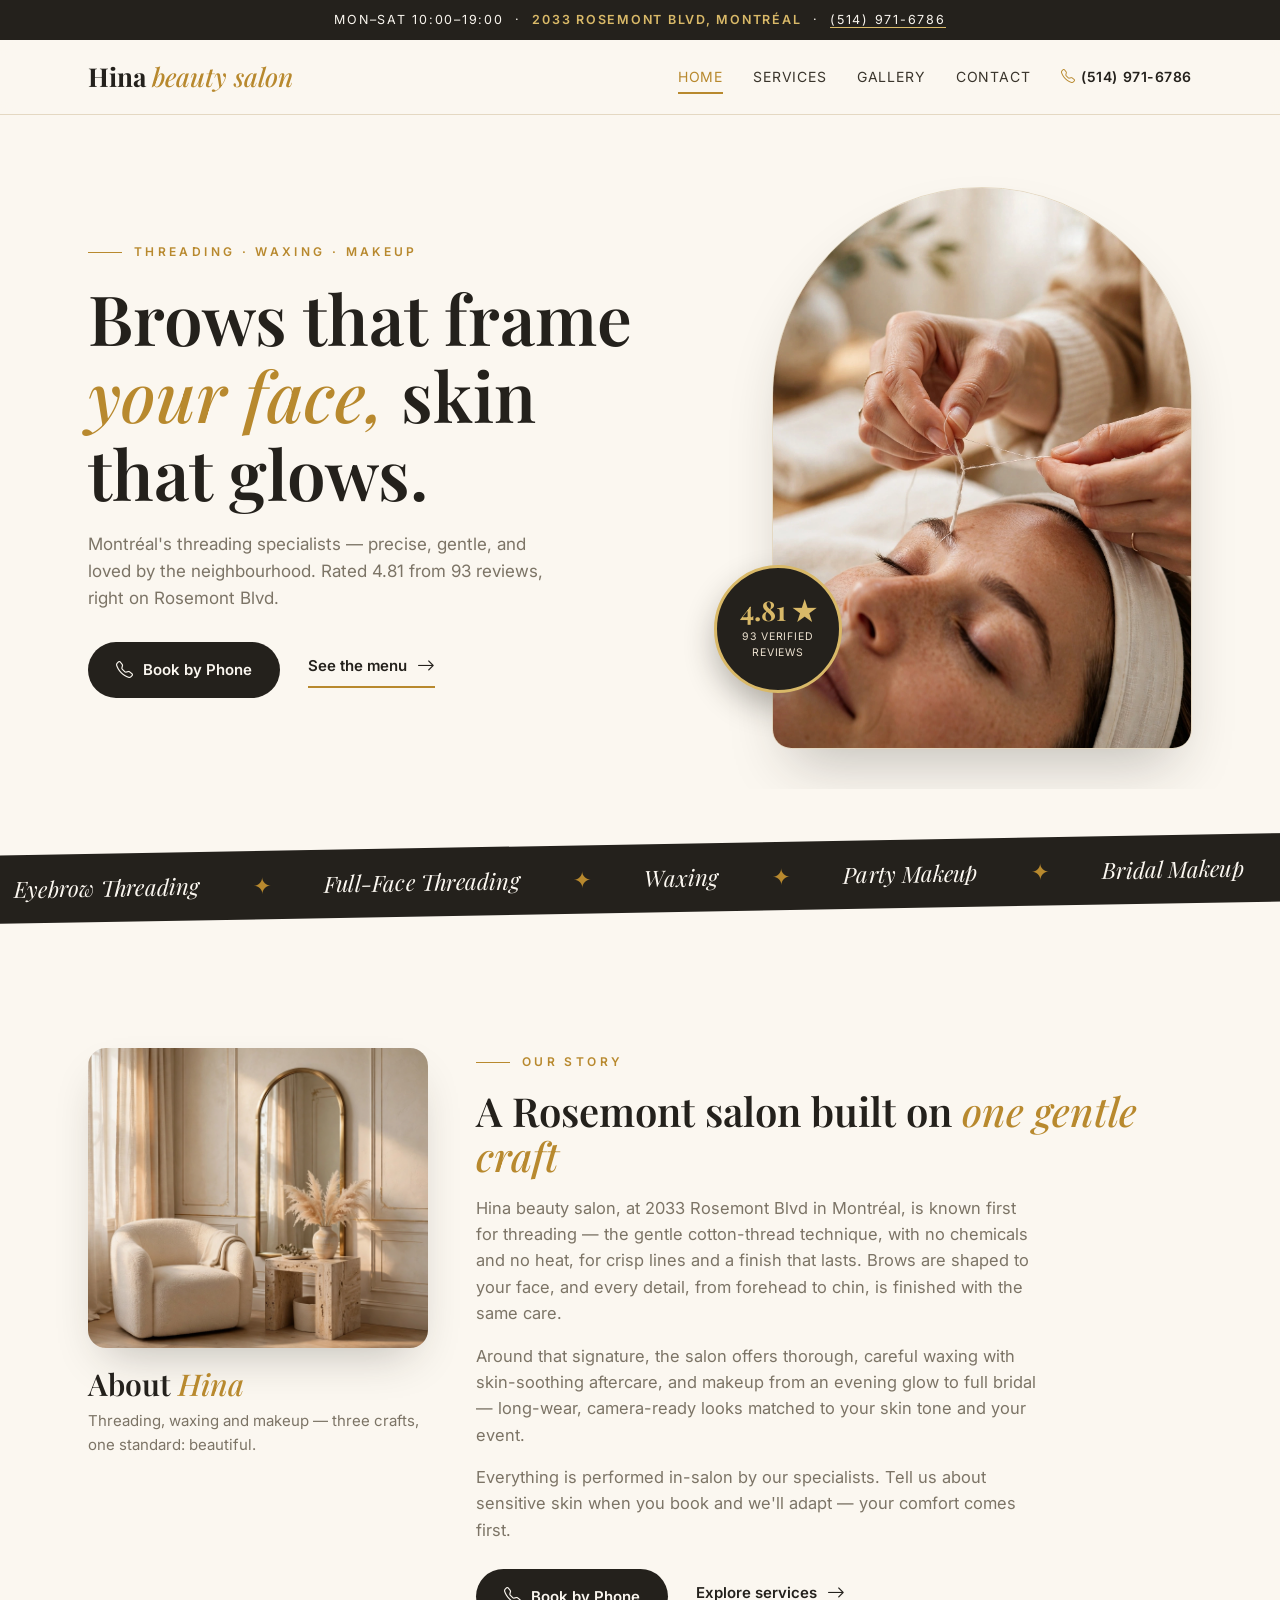
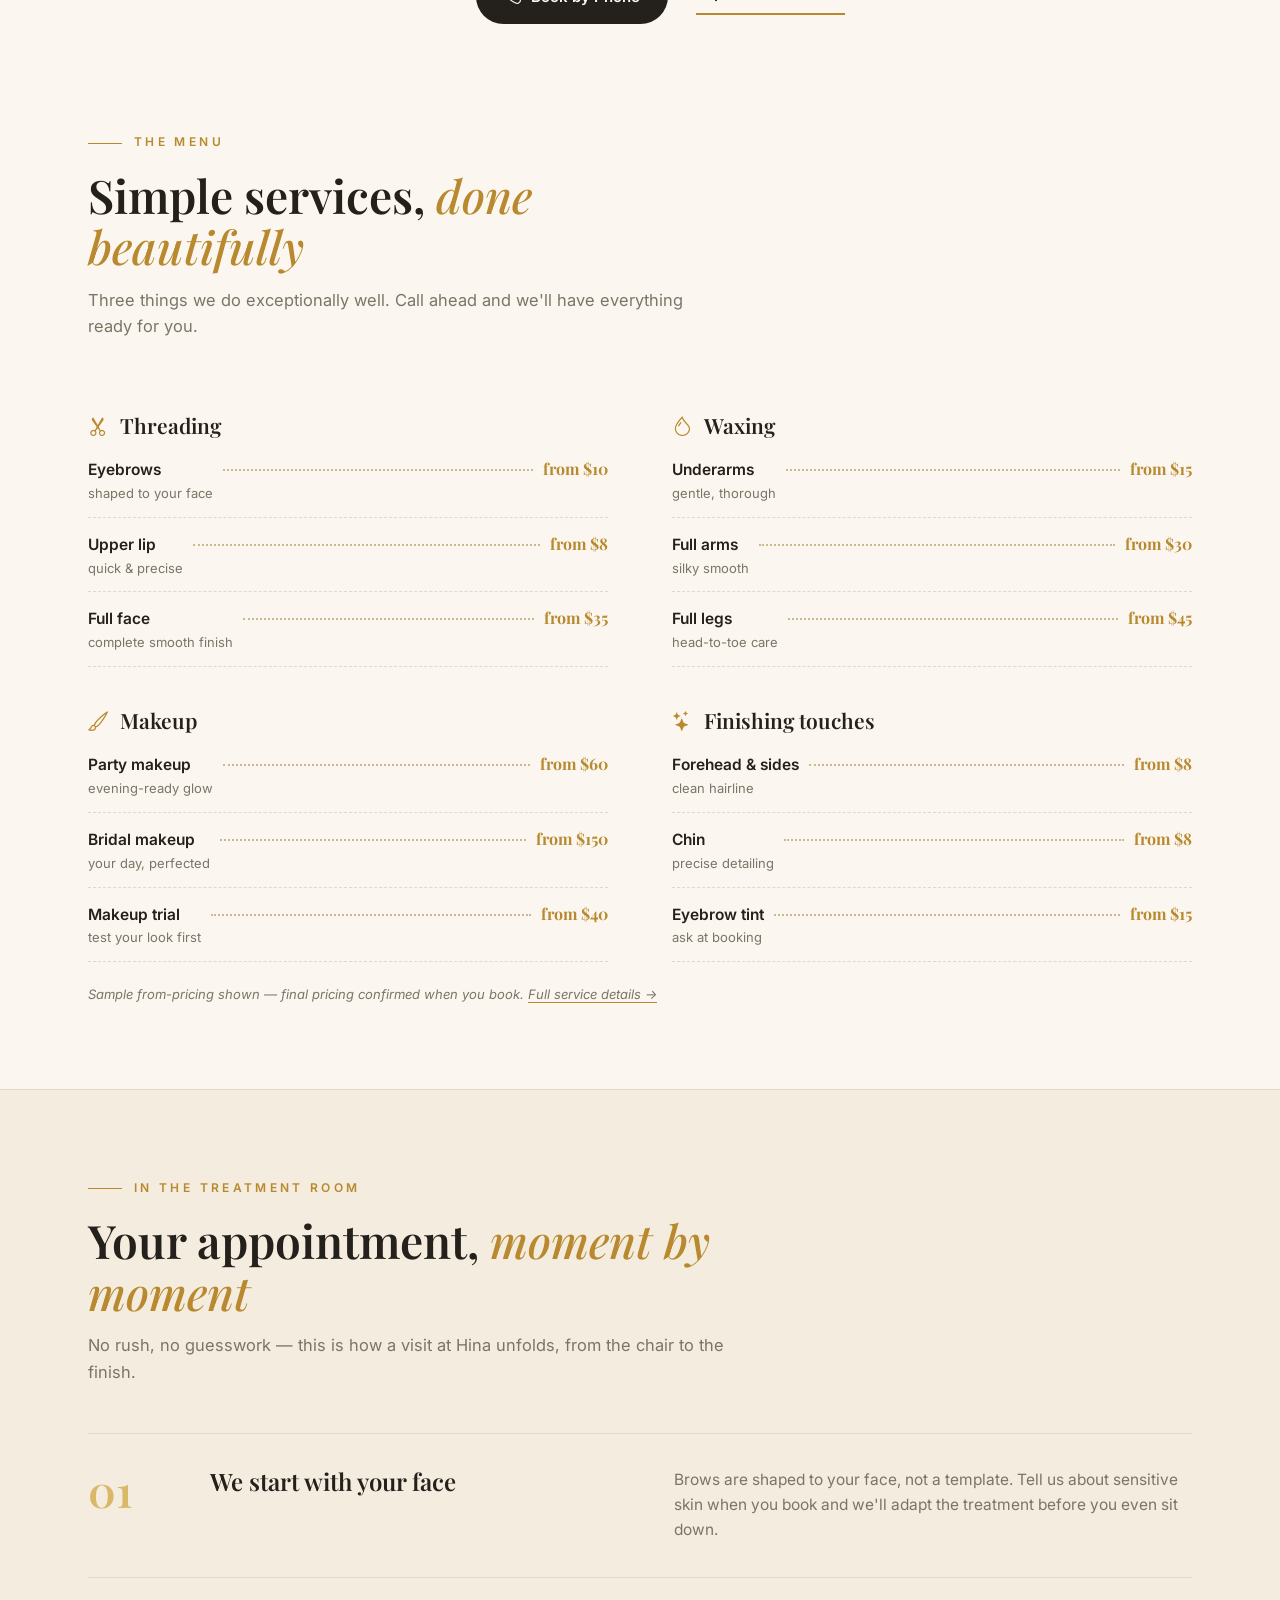
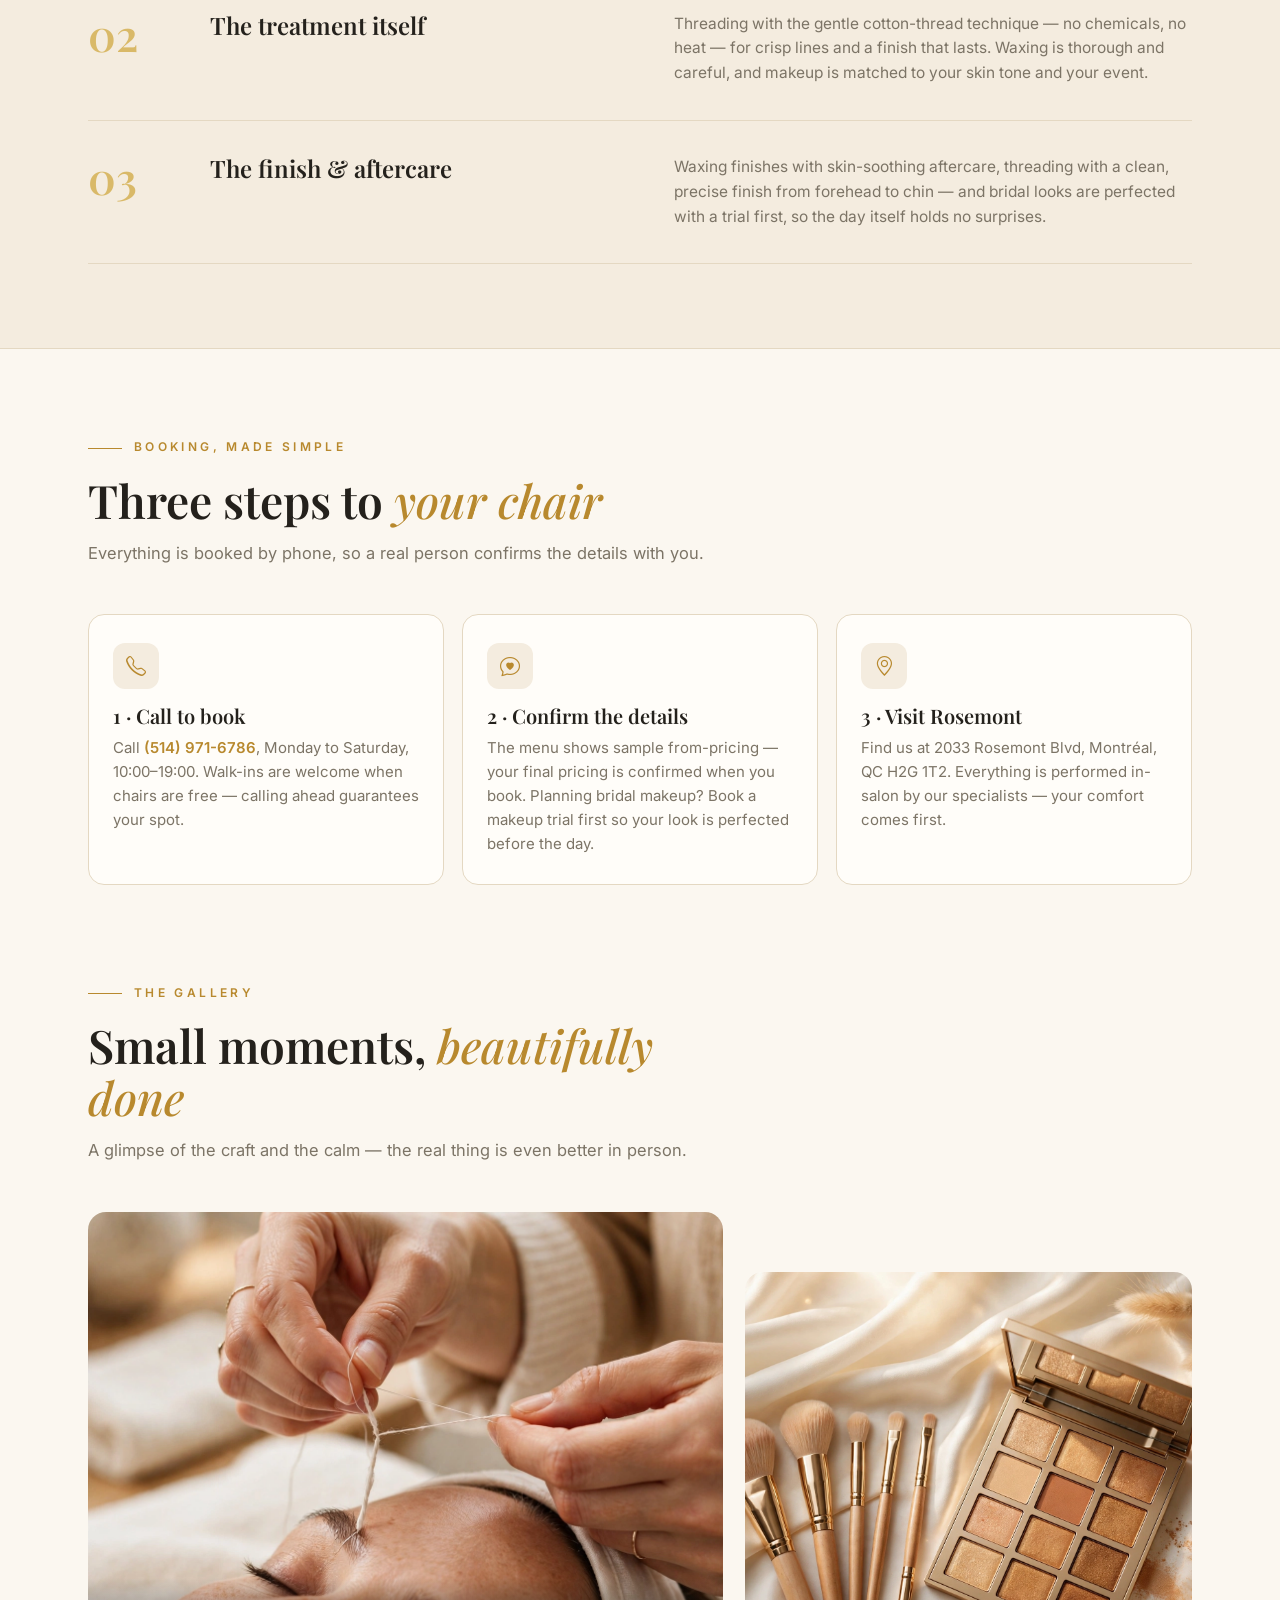
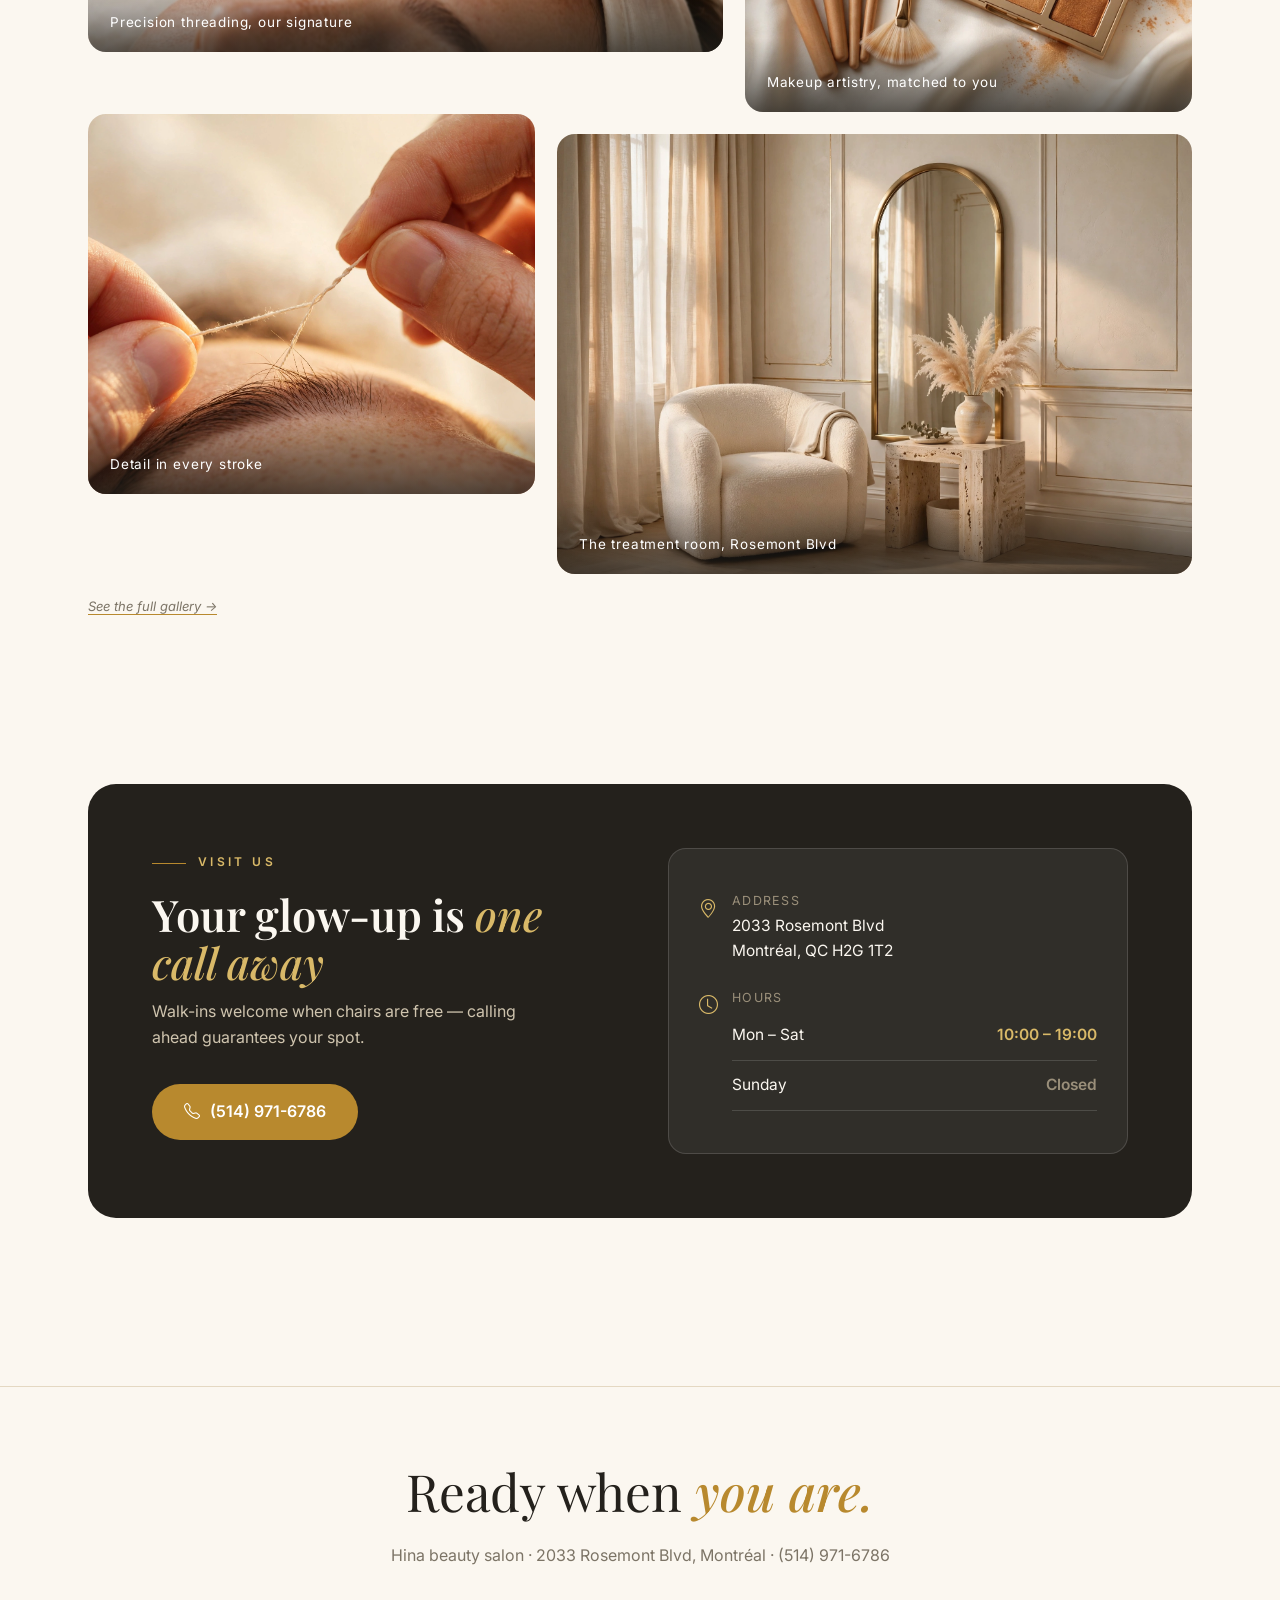
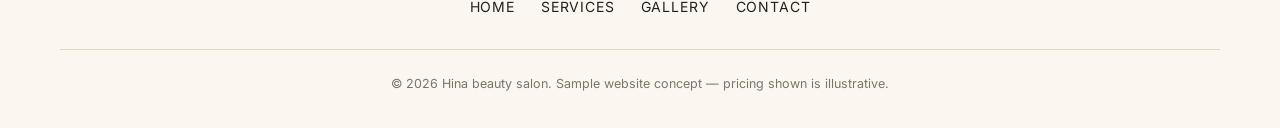
<file: index.html>
<!DOCTYPE html>
<html lang="en">
<head>
<meta charset="UTF-8">
<meta name="viewport" content="width=device-width, initial-scale=1.0">
<title>Hina Beauty Salon — Threading, Waxing & Makeup in Montréal</title>
<meta name="description" content="Hina beauty salon in Montréal — expert threading, waxing and makeup. Rated 4.81 from 93 reviews. Call (514) 971-6786 to book.">
<link rel="preconnect" href="https://fonts.googleapis.com">
<link rel="preconnect" href="https://fonts.gstatic.com" crossorigin>
<link href="https://fonts.googleapis.com/css2?family=Playfair+Display:ital,wght@0,500;0,600;0,700;1,500;1,600&family=Inter:wght@400;500;600;700&display=swap" rel="stylesheet">
<link rel="stylesheet" href="https://cdn.jsdelivr.net/npm/bootstrap-icons@1.11.3/font/bootstrap-icons.min.css">
<link rel="stylesheet" href="styles.css">
</head>
<body>

<div class="announce">Mon–Sat 10:00–19:00 &nbsp;·&nbsp; <b>2033 Rosemont Blvd, Montréal</b> &nbsp;·&nbsp; <a href="tel:+15149716786">(514) 971-6786</a></div>

<header class="site">
  <div class="wrap nav">
    <a class="brand" href="index.html">Hina <em>beauty salon</em></a>
    <nav class="nav-links">
      <a class="active" href="index.html">Home</a>
      <a href="services.html">Services</a>
      <a href="gallery.html">Gallery</a>
      <a href="contact.html">Contact</a>
      <a class="nav-phone" href="tel:+15149716786"><i class="bi bi-telephone"></i><span>(514) 971-6786</span></a>
    </nav>
    <button class="nav-toggle" aria-label="Open menu" aria-expanded="false"><i class="bi bi-list"></i></button>
  </div>
</header>

<section class="hero">
  <div class="wrap hero-grid">
    <div>
      <span class="kicker">Threading · Waxing · Makeup</span>
      <h1>Brows that frame <em>your face,</em> skin that glows.</h1>
      <p class="lede">Montréal's threading specialists — precise, gentle, and loved by the neighbourhood. Rated 4.81 from 93 reviews, right on Rosemont Blvd.</p>
      <div class="hero-links">
        <a class="btn-solid" href="tel:+15149716786"><i class="bi bi-telephone"></i>Book by Phone</a>
        <a class="btn-line" href="services.html">See the menu <i class="bi bi-arrow-right"></i></a>
      </div>
    </div>
    <div class="arch-wrap">
      <div class="arch"><img src="images/hero.webp" alt="Precise eyebrow threading treatment at Hina beauty salon"></div>
      <div class="seal"><span class="n">4.81 ★</span><span class="t">93 verified<br>reviews</span></div>
    </div>
  </div>
</section>

<div class="ribbon" aria-hidden="true">
  <div class="ribbon-track">
    <span>Eyebrow Threading</span><span class="dot">✦</span><span>Full-Face Threading</span><span class="dot">✦</span><span>Waxing</span><span class="dot">✦</span><span>Party Makeup</span><span class="dot">✦</span><span>Bridal Makeup</span><span class="dot">✦</span>
    <span>Eyebrow Threading</span><span class="dot">✦</span><span>Full-Face Threading</span><span class="dot">✦</span><span>Waxing</span><span class="dot">✦</span><span>Party Makeup</span><span class="dot">✦</span><span>Bridal Makeup</span><span class="dot">✦</span>
  </div>
</div>

<section class="sec" style="padding-bottom:20px">
  <div class="wrap">
    <div class="cat rv" style="border-bottom:none;padding-bottom:0">
      <div class="cat-side">
        <div class="ph"><img src="images/interior.webp" alt="The calm treatment room at Hina beauty salon on Rosemont Blvd"></div>
        <h2>About <em>Hina</em></h2>
        <p>Threading, waxing and makeup — three crafts, one standard: beautiful.</p>
      </div>
      <div>
        <span class="kicker">Our Story</span>
        <h2 style="font-size:clamp(28px,3.2vw,40px);margin-bottom:16px">A Rosemont salon built on <em style="font-style:italic;color:var(--gold);font-weight:500">one gentle craft</em></h2>
        <p style="color:var(--muted);font-size:16.5px;margin-bottom:16px;max-width:56ch">Hina beauty salon, at 2033 Rosemont Blvd in Montréal, is known first for threading — the gentle cotton-thread technique, with no chemicals and no heat, for crisp lines and a finish that lasts. Brows are shaped to your face, and every detail, from forehead to chin, is finished with the same care.</p>
        <p style="color:var(--muted);font-size:16.5px;margin-bottom:16px;max-width:56ch">Around that signature, the salon offers thorough, careful waxing with skin-soothing aftercare, and makeup from an evening glow to full bridal — long-wear, camera-ready looks matched to your skin tone and your event.</p>
        <p style="color:var(--muted);font-size:16.5px;max-width:56ch">Everything is performed in-salon by our specialists. Tell us about sensitive skin when you book and we'll adapt — your comfort comes first.</p>
        <div class="hero-links" style="margin-top:26px">
          <a class="btn-solid" href="tel:+15149716786"><i class="bi bi-telephone"></i>Book by Phone</a>
          <a class="btn-line" href="services.html">Explore services <i class="bi bi-arrow-right"></i></a>
        </div>
      </div>
    </div>
  </div>
</section>

<section class="sec">
  <div class="wrap">
    <div class="sec-head rv">
      <span class="kicker">The Menu</span>
      <h2>Simple services, <em>done beautifully</em></h2>
      <p>Three things we do exceptionally well. Call ahead and we'll have everything ready for you.</p>
    </div>
    <div class="menu-cols rv">
      <div class="menu-group">
        <h3><i class="bi bi-scissors"></i>Threading</h3>
        <div class="menu-item"><div class="nm">Eyebrows<small>shaped to your face</small></div><div class="dots"></div><div class="pr">from $10</div></div>
        <div class="menu-item"><div class="nm">Upper lip<small>quick &amp; precise</small></div><div class="dots"></div><div class="pr">from $8</div></div>
        <div class="menu-item"><div class="nm">Full face<small>complete smooth finish</small></div><div class="dots"></div><div class="pr">from $35</div></div>
      </div>
      <div class="menu-group">
        <h3><i class="bi bi-droplet"></i>Waxing</h3>
        <div class="menu-item"><div class="nm">Underarms<small>gentle, thorough</small></div><div class="dots"></div><div class="pr">from $15</div></div>
        <div class="menu-item"><div class="nm">Full arms<small>silky smooth</small></div><div class="dots"></div><div class="pr">from $30</div></div>
        <div class="menu-item"><div class="nm">Full legs<small>head-to-toe care</small></div><div class="dots"></div><div class="pr">from $45</div></div>
      </div>
      <div class="menu-group">
        <h3><i class="bi bi-brush"></i>Makeup</h3>
        <div class="menu-item"><div class="nm">Party makeup<small>evening-ready glow</small></div><div class="dots"></div><div class="pr">from $60</div></div>
        <div class="menu-item"><div class="nm">Bridal makeup<small>your day, perfected</small></div><div class="dots"></div><div class="pr">from $150</div></div>
        <div class="menu-item"><div class="nm">Makeup trial<small>test your look first</small></div><div class="dots"></div><div class="pr">from $40</div></div>
      </div>
      <div class="menu-group">
        <h3><i class="bi bi-stars"></i>Finishing touches</h3>
        <div class="menu-item"><div class="nm">Forehead &amp; sides<small>clean hairline</small></div><div class="dots"></div><div class="pr">from $8</div></div>
        <div class="menu-item"><div class="nm">Chin<small>precise detailing</small></div><div class="dots"></div><div class="pr">from $8</div></div>
        <div class="menu-item"><div class="nm">Eyebrow tint<small>ask at booking</small></div><div class="dots"></div><div class="pr">from $15</div></div>
      </div>
    </div>
    <p class="sample-note rv">Sample from-pricing shown — final pricing confirmed when you book. <a href="services.html" style="border-bottom:1px solid var(--gold)">Full service details →</a></p>
  </div>
</section>

<section class="sec" style="background:var(--cream);border-top:1px solid var(--line);border-bottom:1px solid var(--line)">
  <div class="wrap">
    <div class="sec-head rv">
      <span class="kicker">In the Treatment Room</span>
      <h2>Your appointment, <em>moment by moment</em></h2>
      <p>No rush, no guesswork — this is how a visit at Hina unfolds, from the chair to the finish.</p>
    </div>
    <div class="steps rv">
      <div class="step">
        <div class="num">01</div>
        <h3>We start with your face</h3>
        <p>Brows are shaped to your face, not a template. Tell us about sensitive skin when you book and we'll adapt the treatment before you even sit down.</p>
      </div>
      <div class="step">
        <div class="num">02</div>
        <h3>The treatment itself</h3>
        <p>Threading with the gentle cotton-thread technique — no chemicals, no heat — for crisp lines and a finish that lasts. Waxing is thorough and careful, and makeup is matched to your skin tone and your event.</p>
      </div>
      <div class="step">
        <div class="num">03</div>
        <h3>The finish &amp; aftercare</h3>
        <p>Waxing finishes with skin-soothing aftercare, threading with a clean, precise finish from forehead to chin — and bridal looks are perfected with a trial first, so the day itself holds no surprises.</p>
      </div>
    </div>
  </div>
</section>

<section class="sec" style="padding-bottom:10px">
  <div class="wrap">
    <div class="sec-head rv">
      <span class="kicker">Booking, Made Simple</span>
      <h2>Three steps to <em>your chair</em></h2>
      <p>Everything is booked by phone, so a real person confirms the details with you.</p>
    </div>
    <div class="book-flow rv">
      <div class="book-step">
        <i class="bi bi-telephone"></i>
        <h3>1 · Call to book</h3>
        <p>Call <a href="tel:+15149716786">(514) 971-6786</a>, Monday to Saturday, 10:00–19:00. Walk-ins are welcome when chairs are free — calling ahead guarantees your spot.</p>
      </div>
      <div class="book-step">
        <i class="bi bi-chat-heart"></i>
        <h3>2 · Confirm the details</h3>
        <p>The menu shows sample from-pricing — your final pricing is confirmed when you book. Planning bridal makeup? Book a makeup trial first so your look is perfected before the day.</p>
      </div>
      <div class="book-step">
        <i class="bi bi-geo-alt"></i>
        <h3>3 · Visit Rosemont</h3>
        <p>Find us at 2033 Rosemont Blvd, Montréal, QC H2G 1T2. Everything is performed in-salon by our specialists — your comfort comes first.</p>
      </div>
    </div>
  </div>
</section>

<section class="sec">
  <div class="wrap">
    <div class="sec-head rv">
      <span class="kicker">The Gallery</span>
      <h2>Small moments, <em>beautifully done</em></h2>
      <p>A glimpse of the craft and the calm — the real thing is even better in person.</p>
    </div>
    <div class="g-grid rv">
      <figure class="g1"><img src="images/hero.webp" alt="Eyebrow threading treatment in progress"><figcaption>Precision threading, our signature</figcaption></figure>
      <figure class="g2"><img src="images/makeup.webp" alt="Professional makeup artistry still life"><figcaption>Makeup artistry, matched to you</figcaption></figure>
      <figure class="g3"><img src="images/threading.webp" alt="Close-up of threading technique"><figcaption>Detail in every stroke</figcaption></figure>
      <figure class="g4"><img src="images/interior.webp" alt="Calm treatment room"><figcaption>The treatment room, Rosemont Blvd</figcaption></figure>
    </div>
    <p class="sample-note rv"><a href="gallery.html" style="border-bottom:1px solid var(--gold)">See the full gallery →</a></p>
  </div>
</section>

<section class="sec">
  <div class="wrap">
    <div class="visit rv">
      <div class="visit-grid">
        <div>
          <span class="kicker" style="color:var(--gold-soft)">Visit Us</span>
          <h2>Your glow-up is <em>one call away</em></h2>
          <p>Walk-ins welcome when chairs are free — calling ahead guarantees your spot.</p>
          <a class="btn-gold" href="tel:+15149716786"><i class="bi bi-telephone"></i>(514) 971-6786</a>
        </div>
        <div class="addr-card">
          <div class="row"><i class="bi bi-geo-alt"></i><div><small>Address</small>2033 Rosemont Blvd<br>Montréal, QC H2G 1T2</div></div>
          <div class="row"><i class="bi bi-clock"></i><div style="flex:1"><small>Hours</small>
            <table class="hours">
              <tr><td>Mon – Sat</td><td>10:00 – 19:00</td></tr>
              <tr class="closed"><td>Sunday</td><td>Closed</td></tr>
            </table>
          </div></div>
        </div>
      </div>
    </div>
  </div>
</section>

<footer class="site">
  <div class="wrap">
    <div class="big">Ready when <em>you are.</em></div>
    <p class="fsub">Hina beauty salon · 2033 Rosemont Blvd, Montréal · (514) 971-6786</p>
    <div class="f-links">
      <a href="index.html">Home</a><a href="services.html">Services</a><a href="gallery.html">Gallery</a><a href="contact.html">Contact</a>
    </div>
  </div>
  <div class="f-fine">© 2026 Hina beauty salon. Sample website concept — pricing shown is illustrative.</div>
</footer>

<script>
const io=new IntersectionObserver(es=>es.forEach(e=>{if(e.isIntersecting){e.target.classList.add('in');io.unobserve(e.target)}}),{threshold:.12});
document.querySelectorAll('.rv').forEach(el=>io.observe(el));
</script>
<script>
var _nt=document.querySelector('.nav-toggle'),_nn=document.querySelector('.nav-links');
_nt.addEventListener('click',function(){
  var open=_nn.classList.toggle('open');
  _nt.setAttribute('aria-expanded',open?'true':'false');
  _nt.setAttribute('aria-label',open?'Close menu':'Open menu');
  _nt.querySelector('i').className='bi '+(open?'bi-x':'bi-list');
});
_nn.querySelectorAll('a').forEach(function(a){a.addEventListener('click',function(){
  _nn.classList.remove('open');_nt.setAttribute('aria-expanded','false');
  _nt.setAttribute('aria-label','Open menu');_nt.querySelector('i').className='bi bi-list';
});});
</script>
</body>
</html>
</file>
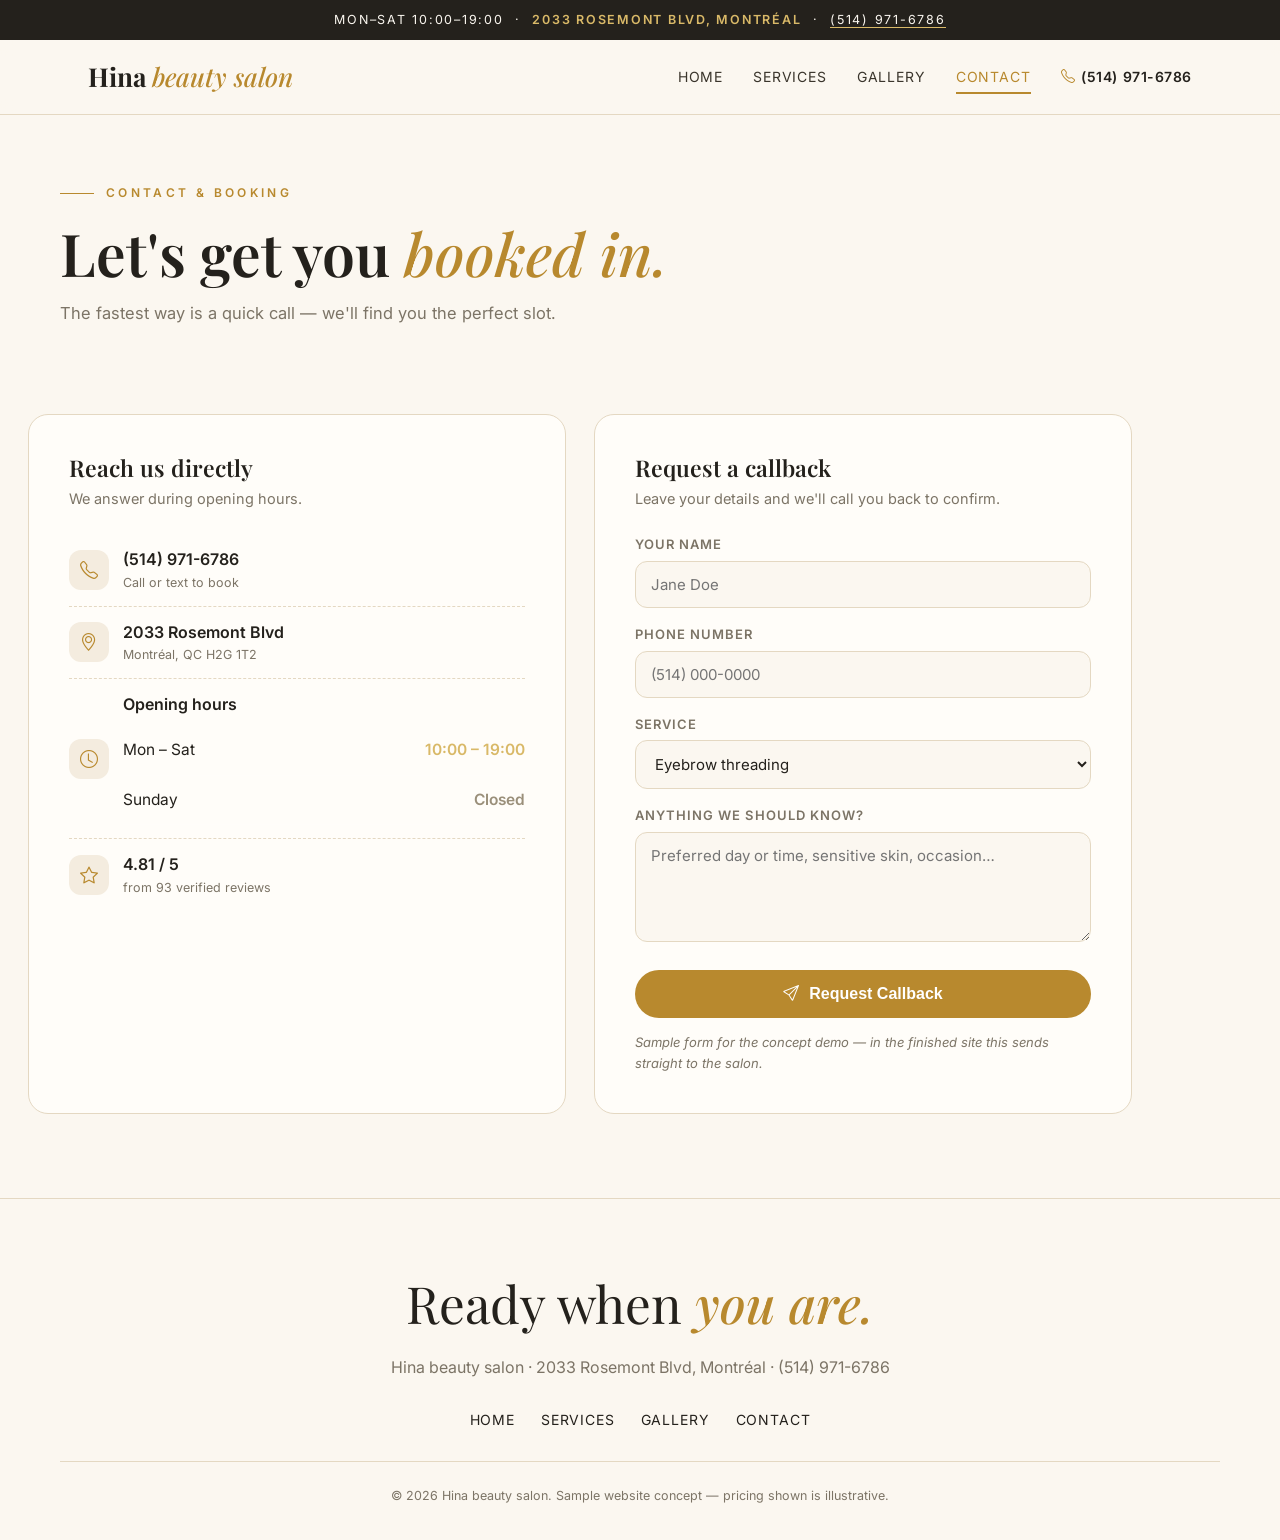
<file: contact.html>
<!DOCTYPE html>
<html lang="en">
<head>
<meta charset="UTF-8">
<meta name="viewport" content="width=device-width, initial-scale=1.0">
<title>Contact — Hina Beauty Salon, Montréal</title>
<meta name="description" content="Book at Hina beauty salon, 2033 Rosemont Blvd, Montréal. Call (514) 971-6786. Open Mon–Sat 10:00–19:00.">
<link rel="preconnect" href="https://fonts.googleapis.com">
<link rel="preconnect" href="https://fonts.gstatic.com" crossorigin>
<link href="https://fonts.googleapis.com/css2?family=Playfair+Display:ital,wght@0,500;0,600;0,700;1,500;1,600&family=Inter:wght@400;500;600;700&display=swap" rel="stylesheet">
<link rel="stylesheet" href="https://cdn.jsdelivr.net/npm/bootstrap-icons@1.11.3/font/bootstrap-icons.min.css">
<link rel="stylesheet" href="styles.css">
</head>
<body>

<div class="announce">Mon–Sat 10:00–19:00 &nbsp;·&nbsp; <b>2033 Rosemont Blvd, Montréal</b> &nbsp;·&nbsp; <a href="tel:+15149716786">(514) 971-6786</a></div>

<header class="site">
  <div class="wrap nav">
    <a class="brand" href="index.html">Hina <em>beauty salon</em></a>
    <nav class="nav-links">
      <a href="index.html">Home</a>
      <a href="services.html">Services</a>
      <a href="gallery.html">Gallery</a>
      <a class="active" href="contact.html">Contact</a>
      <a class="nav-phone" href="tel:+15149716786"><i class="bi bi-telephone"></i><span>(514) 971-6786</span></a>
    </nav>
    <button class="nav-toggle" aria-label="Open menu" aria-expanded="false"><i class="bi bi-list"></i></button>
  </div>
</header>

<div class="wrap gal-hero">
  <span class="kicker">Contact & Booking</span>
  <h1>Let's get you <em>booked in.</em></h1>
  <p style="color:var(--muted);max-width:56ch;margin-top:14px;font-size:16.5px">The fastest way is a quick call — we'll find you the perfect slot.</p>
</div>

<div class="wrap contact-grid">
  <div class="c-card rv">
    <h3>Reach us directly</h3>
    <p class="sub">We answer during opening hours.</p>
    <a class="c-line" href="tel:+15149716786">
      <i class="bi bi-telephone"></i>
      <div><b>(514) 971-6786</b><small>Call or text to book</small></div>
    </a>
    <div class="c-line">
      <i class="bi bi-geo-alt"></i>
      <div><b>2033 Rosemont Blvd</b><small>Montréal, QC H2G 1T2</small></div>
    </div>
    <div class="c-line">
      <i class="bi bi-clock"></i>
      <div style="flex:1"><b>Opening hours</b>
        <table class="hours" style="margin-top:8px">
          <tr><td>Mon – Sat</td><td>10:00 – 19:00</td></tr>
          <tr class="closed"><td>Sunday</td><td>Closed</td></tr>
        </table>
      </div>
    </div>
    <div class="c-line">
      <i class="bi bi-star"></i>
      <div><b>4.81 / 5</b><small>from 93 verified reviews</small></div>
    </div>
  </div>

  <div class="c-card rv">
    <h3>Request a callback</h3>
    <p class="sub">Leave your details and we'll call you back to confirm.</p>
    <form class="fake-form" onsubmit="return false">
      <label for="n">Your name</label>
      <input id="n" type="text" placeholder="Jane Doe" autocomplete="name">
      <label for="p">Phone number</label>
      <input id="p" type="tel" placeholder="(514) 000-0000" autocomplete="tel">
      <label for="s">Service</label>
      <select id="s">
        <option>Eyebrow threading</option>
        <option>Full face threading</option>
        <option>Waxing</option>
        <option>Party makeup</option>
        <option>Bridal makeup</option>
        <option>Something else</option>
      </select>
      <label for="m">Anything we should know?</label>
      <textarea id="m" placeholder="Preferred day or time, sensitive skin, occasion…"></textarea>
      <button class="btn-gold" type="submit" style="border:none;cursor:pointer;width:100%;justify-content:center;margin-top:20px"><i class="bi bi-send"></i>Request Callback</button>
      <p class="form-note">Sample form for the concept demo — in the finished site this sends straight to the salon.</p>
    </form>
  </div>
</div>

<footer class="site">
  <div class="wrap">
    <div class="big">Ready when <em>you are.</em></div>
    <p class="fsub">Hina beauty salon · 2033 Rosemont Blvd, Montréal · (514) 971-6786</p>
    <div class="f-links">
      <a href="index.html">Home</a><a href="services.html">Services</a><a href="gallery.html">Gallery</a><a href="contact.html">Contact</a>
    </div>
  </div>
  <div class="f-fine">© 2026 Hina beauty salon. Sample website concept — pricing shown is illustrative.</div>
</footer>

<script>
const io=new IntersectionObserver(es=>es.forEach(e=>{if(e.isIntersecting){e.target.classList.add('in');io.unobserve(e.target)}}),{threshold:.12});
document.querySelectorAll('.rv').forEach(el=>io.observe(el));
</script>
<script>
var _nt=document.querySelector('.nav-toggle'),_nn=document.querySelector('.nav-links');
_nt.addEventListener('click',function(){
  var open=_nn.classList.toggle('open');
  _nt.setAttribute('aria-expanded',open?'true':'false');
  _nt.setAttribute('aria-label',open?'Close menu':'Open menu');
  _nt.querySelector('i').className='bi '+(open?'bi-x':'bi-list');
});
_nn.querySelectorAll('a').forEach(function(a){a.addEventListener('click',function(){
  _nn.classList.remove('open');_nt.setAttribute('aria-expanded','false');
  _nt.setAttribute('aria-label','Open menu');_nt.querySelector('i').className='bi bi-list';
});});
</script>
</body>
</html>
</file>
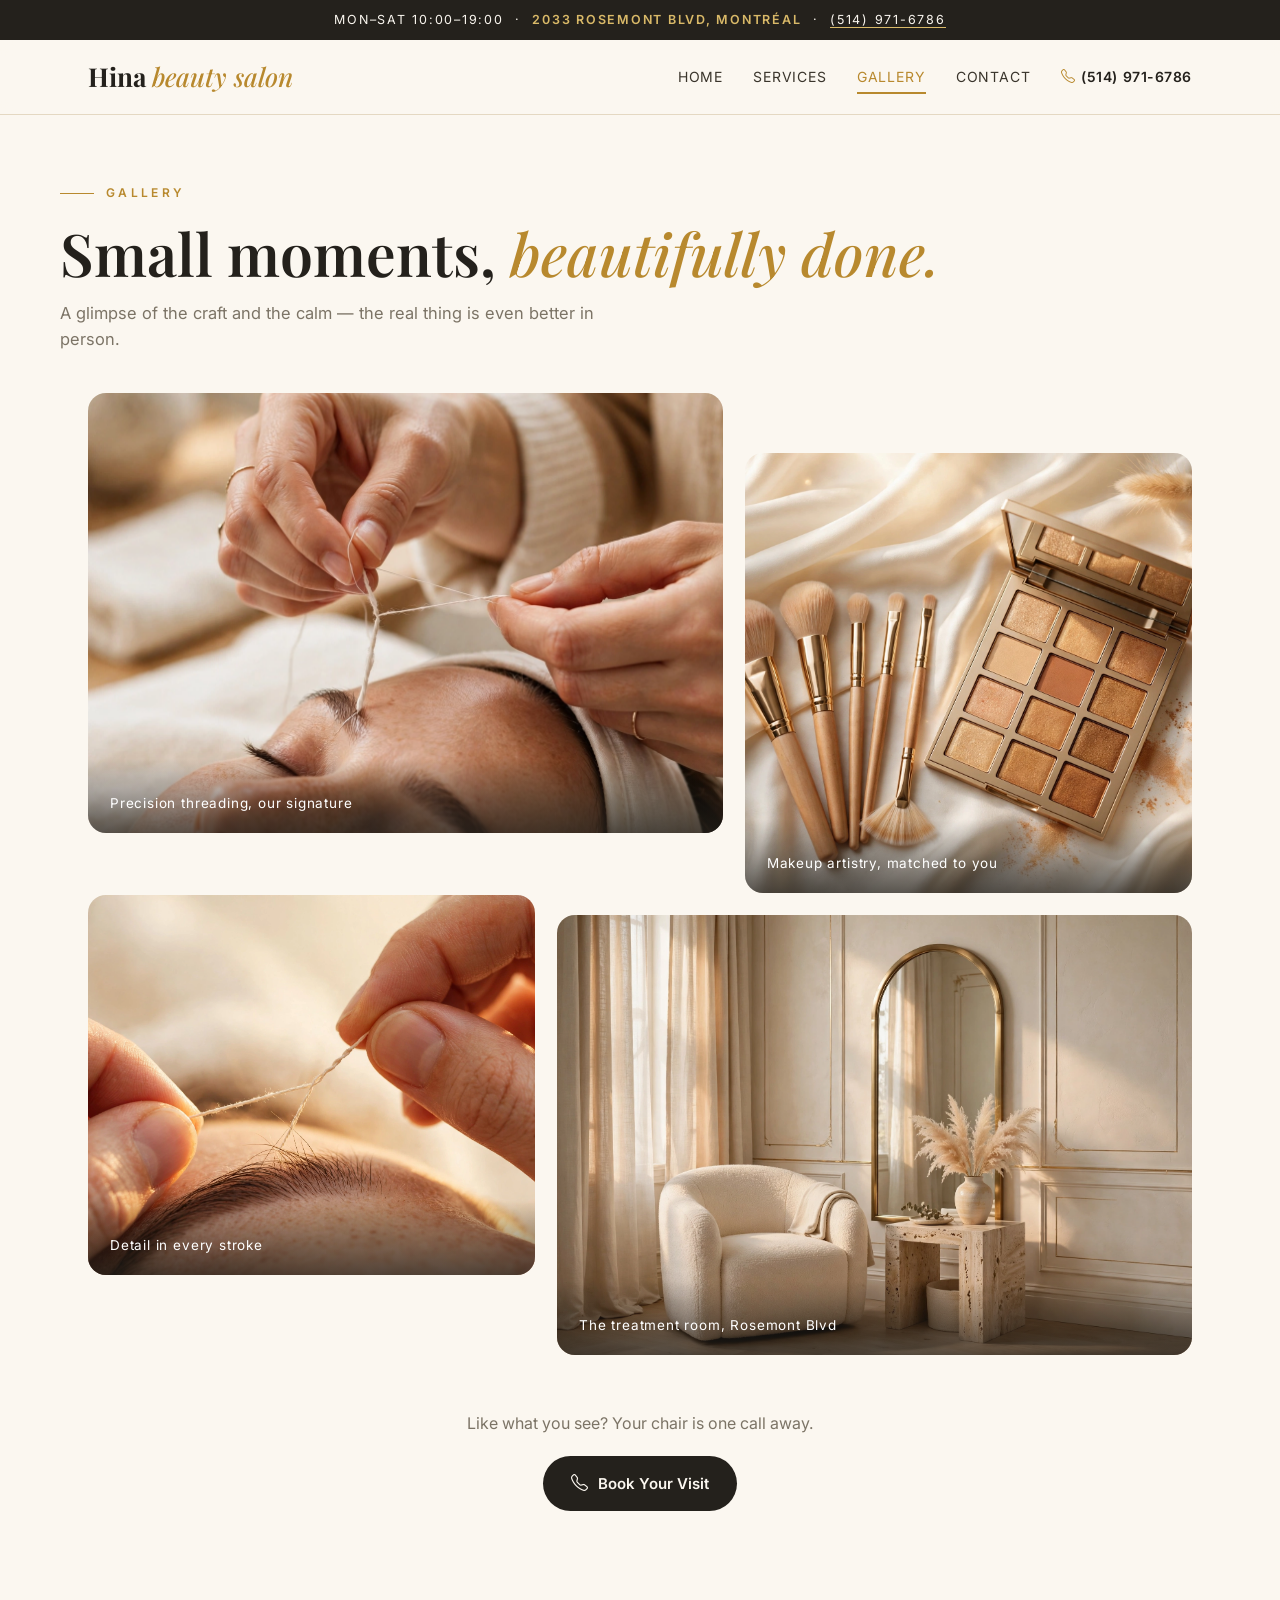
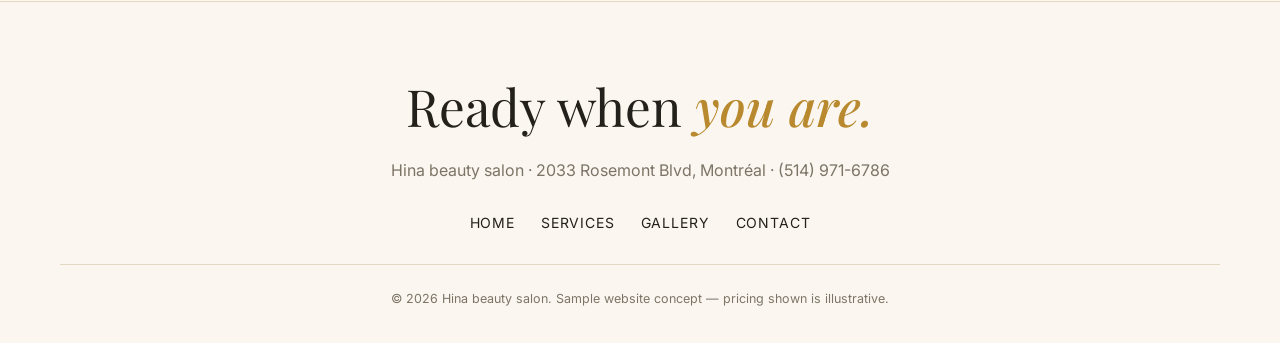
<file: gallery.html>
<!DOCTYPE html>
<html lang="en">
<head>
<meta charset="UTF-8">
<meta name="viewport" content="width=device-width, initial-scale=1.0">
<title>Gallery — Hina Beauty Salon, Montréal</title>
<meta name="description" content="A look inside Hina beauty salon, Montréal — threading, makeup artistry and our calm treatment space.">
<link rel="preconnect" href="https://fonts.googleapis.com">
<link rel="preconnect" href="https://fonts.gstatic.com" crossorigin>
<link href="https://fonts.googleapis.com/css2?family=Playfair+Display:ital,wght@0,500;0,600;0,700;1,500;1,600&family=Inter:wght@400;500;600;700&display=swap" rel="stylesheet">
<link rel="stylesheet" href="https://cdn.jsdelivr.net/npm/bootstrap-icons@1.11.3/font/bootstrap-icons.min.css">
<link rel="stylesheet" href="styles.css">
</head>
<body>

<div class="announce">Mon–Sat 10:00–19:00 &nbsp;·&nbsp; <b>2033 Rosemont Blvd, Montréal</b> &nbsp;·&nbsp; <a href="tel:+15149716786">(514) 971-6786</a></div>

<header class="site">
  <div class="wrap nav">
    <a class="brand" href="index.html">Hina <em>beauty salon</em></a>
    <nav class="nav-links">
      <a href="index.html">Home</a>
      <a href="services.html">Services</a>
      <a class="active" href="gallery.html">Gallery</a>
      <a href="contact.html">Contact</a>
      <a class="nav-phone" href="tel:+15149716786"><i class="bi bi-telephone"></i><span>(514) 971-6786</span></a>
    </nav>
    <button class="nav-toggle" aria-label="Open menu" aria-expanded="false"><i class="bi bi-list"></i></button>
  </div>
</header>

<div class="wrap gal-hero">
  <span class="kicker">Gallery</span>
  <h1>Small moments, <em>beautifully done.</em></h1>
  <p style="color:var(--muted);max-width:56ch;margin-top:14px;font-size:16.5px">A glimpse of the craft and the calm — the real thing is even better in person.</p>
</div>

<div class="wrap" style="padding-bottom:90px">
  <div class="g-grid rv">
    <figure class="g1"><img src="images/hero.webp" alt="Eyebrow threading treatment in progress"><figcaption>Precision threading, our signature</figcaption></figure>
    <figure class="g2"><img src="images/makeup.webp" alt="Professional makeup artistry still life"><figcaption>Makeup artistry, matched to you</figcaption></figure>
    <figure class="g3"><img src="images/threading.webp" alt="Close-up of threading technique"><figcaption>Detail in every stroke</figcaption></figure>
    <figure class="g4"><img src="images/interior.webp" alt="Calm treatment room"><figcaption>The treatment room, Rosemont Blvd</figcaption></figure>
  </div>
  <div style="text-align:center;margin-top:56px" class="rv">
    <p style="color:var(--muted);margin-bottom:20px">Like what you see? Your chair is one call away.</p>
    <a class="btn-solid" href="tel:+15149716786"><i class="bi bi-telephone"></i>Book Your Visit</a>
  </div>
</div>

<footer class="site">
  <div class="wrap">
    <div class="big">Ready when <em>you are.</em></div>
    <p class="fsub">Hina beauty salon · 2033 Rosemont Blvd, Montréal · (514) 971-6786</p>
    <div class="f-links">
      <a href="index.html">Home</a><a href="services.html">Services</a><a href="gallery.html">Gallery</a><a href="contact.html">Contact</a>
    </div>
  </div>
  <div class="f-fine">© 2026 Hina beauty salon. Sample website concept — pricing shown is illustrative.</div>
</footer>

<script>
const io=new IntersectionObserver(es=>es.forEach(e=>{if(e.isIntersecting){e.target.classList.add('in');io.unobserve(e.target)}}),{threshold:.12});
document.querySelectorAll('.rv').forEach(el=>io.observe(el));
</script>
<script>
var _nt=document.querySelector('.nav-toggle'),_nn=document.querySelector('.nav-links');
_nt.addEventListener('click',function(){
  var open=_nn.classList.toggle('open');
  _nt.setAttribute('aria-expanded',open?'true':'false');
  _nt.setAttribute('aria-label',open?'Close menu':'Open menu');
  _nt.querySelector('i').className='bi '+(open?'bi-x':'bi-list');
});
_nn.querySelectorAll('a').forEach(function(a){a.addEventListener('click',function(){
  _nn.classList.remove('open');_nt.setAttribute('aria-expanded','false');
  _nt.setAttribute('aria-label','Open menu');_nt.querySelector('i').className='bi bi-list';
});});
</script>
</body>
</html>
</file>
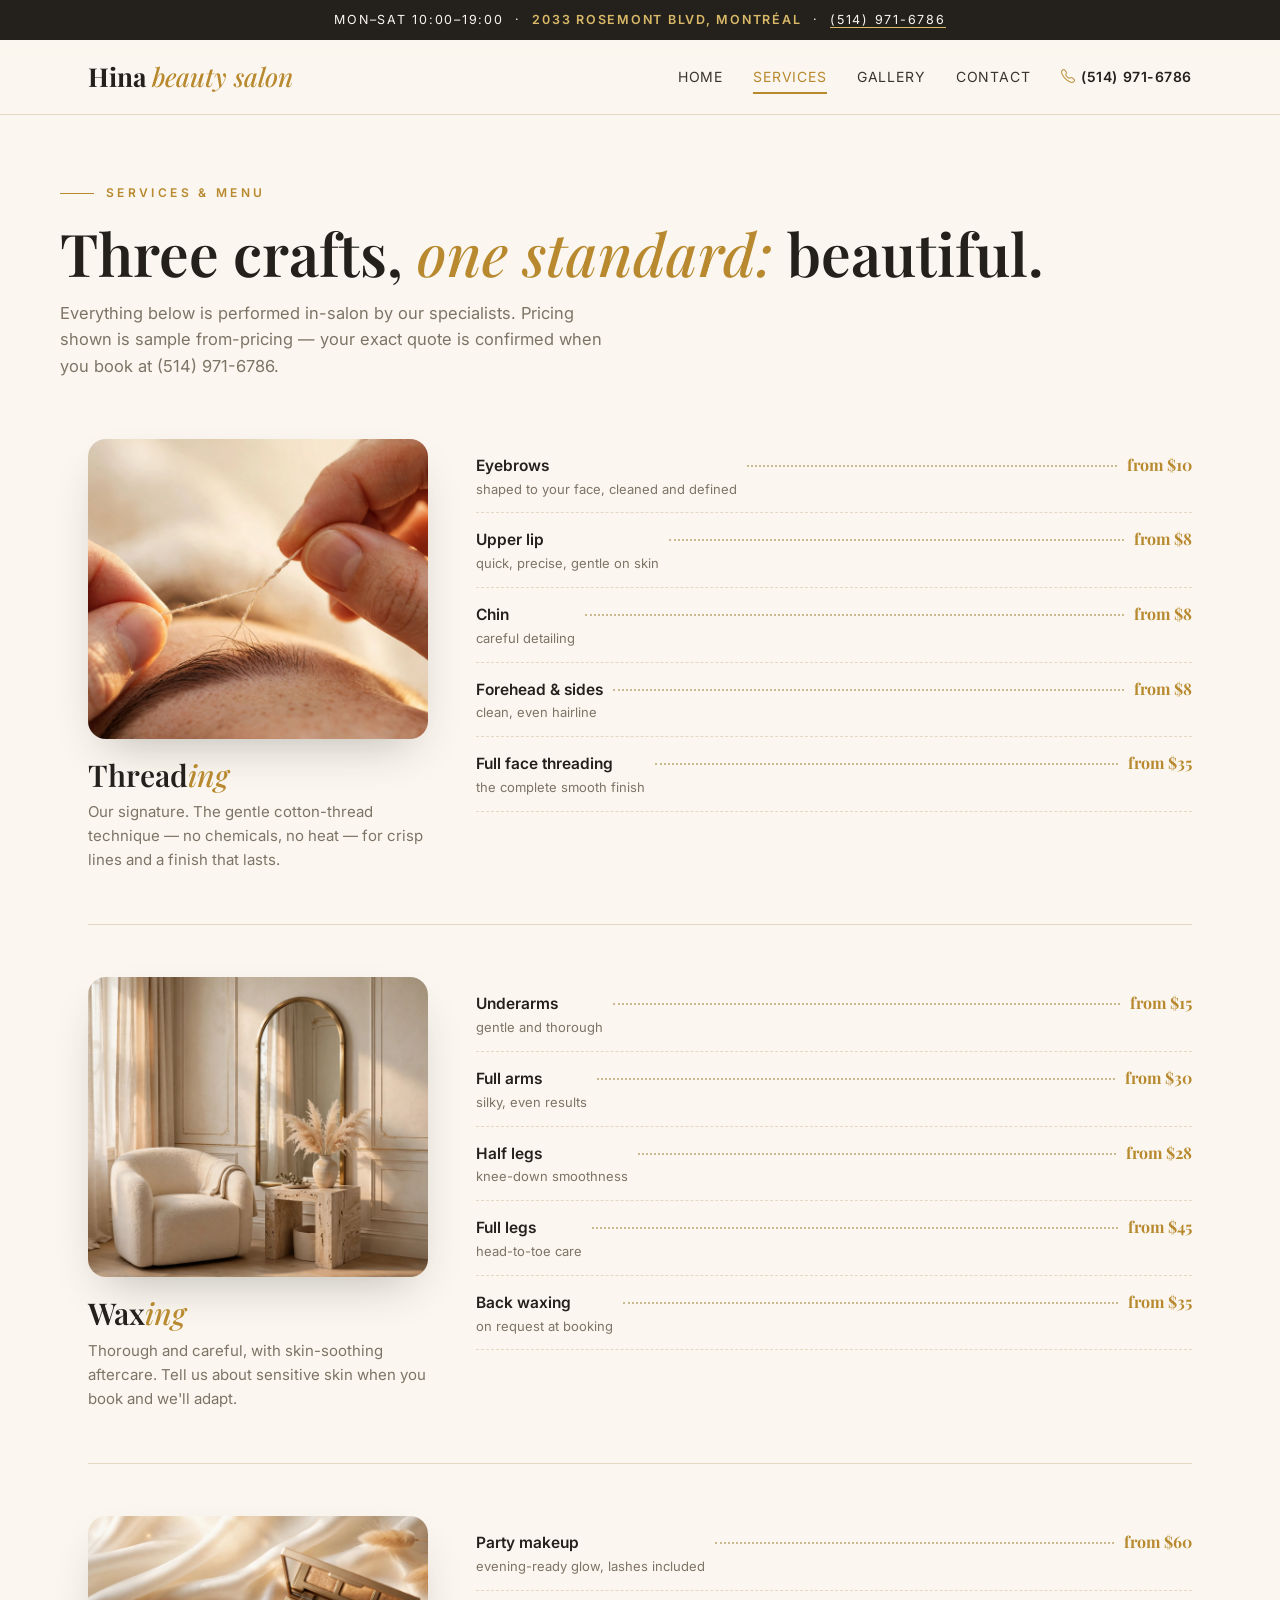
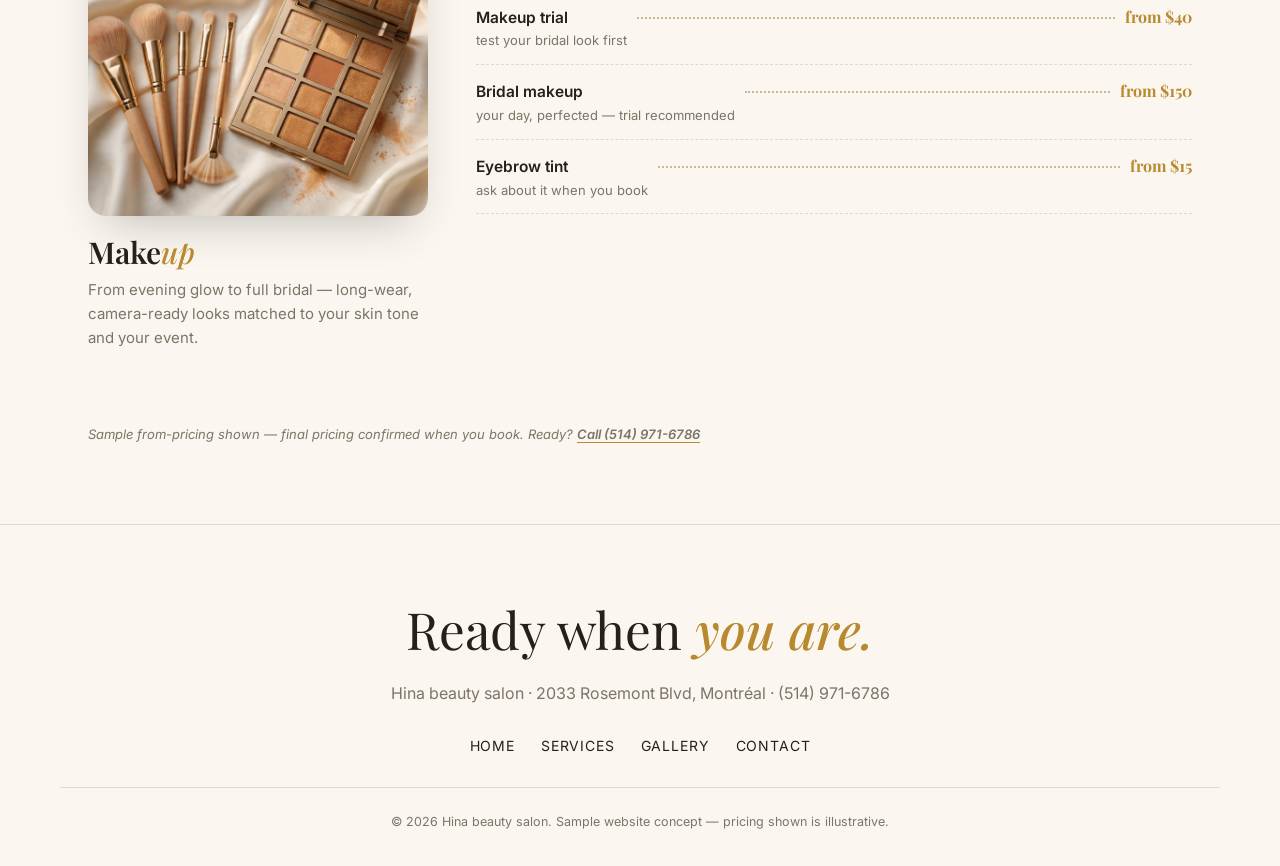
<file: services.html>
<!DOCTYPE html>
<html lang="en">
<head>
<meta charset="UTF-8">
<meta name="viewport" content="width=device-width, initial-scale=1.0">
<title>Services — Hina Beauty Salon, Montréal</title>
<meta name="description" content="Threading, waxing and makeup services at Hina beauty salon, Montréal. Call (514) 971-6786 to book.">
<link rel="preconnect" href="https://fonts.googleapis.com">
<link rel="preconnect" href="https://fonts.gstatic.com" crossorigin>
<link href="https://fonts.googleapis.com/css2?family=Playfair+Display:ital,wght@0,500;0,600;0,700;1,500;1,600&family=Inter:wght@400;500;600;700&display=swap" rel="stylesheet">
<link rel="stylesheet" href="https://cdn.jsdelivr.net/npm/bootstrap-icons@1.11.3/font/bootstrap-icons.min.css">
<link rel="stylesheet" href="styles.css">
</head>
<body>

<div class="announce">Mon–Sat 10:00–19:00 &nbsp;·&nbsp; <b>2033 Rosemont Blvd, Montréal</b> &nbsp;·&nbsp; <a href="tel:+15149716786">(514) 971-6786</a></div>

<header class="site">
  <div class="wrap nav">
    <a class="brand" href="index.html">Hina <em>beauty salon</em></a>
    <nav class="nav-links">
      <a href="index.html">Home</a>
      <a class="active" href="services.html">Services</a>
      <a href="gallery.html">Gallery</a>
      <a href="contact.html">Contact</a>
      <a class="nav-phone" href="tel:+15149716786"><i class="bi bi-telephone"></i><span>(514) 971-6786</span></a>
    </nav>
    <button class="nav-toggle" aria-label="Open menu" aria-expanded="false"><i class="bi bi-list"></i></button>
  </div>
</header>

<div class="wrap svc-hero">
  <span class="kicker">Services & Menu</span>
  <h1>Three crafts, <em>one standard:</em> beautiful.</h1>
  <p>Everything below is performed in-salon by our specialists. Pricing shown is sample from-pricing — your exact quote is confirmed when you book at (514) 971-6786.</p>
</div>

<div class="wrap">
  <div class="cat rv">
    <div class="cat-side">
      <div class="ph"><img src="images/threading.webp" alt="Close-up of precise eyebrow threading"></div>
      <h2>Thread<em>ing</em></h2>
      <p>Our signature. The gentle cotton-thread technique — no chemicals, no heat — for crisp lines and a finish that lasts.</p>
    </div>
    <div>
      <div class="menu-item"><div class="nm">Eyebrows<small>shaped to your face, cleaned and defined</small></div><div class="dots"></div><div class="pr">from $10</div></div>
      <div class="menu-item"><div class="nm">Upper lip<small>quick, precise, gentle on skin</small></div><div class="dots"></div><div class="pr">from $8</div></div>
      <div class="menu-item"><div class="nm">Chin<small>careful detailing</small></div><div class="dots"></div><div class="pr">from $8</div></div>
      <div class="menu-item"><div class="nm">Forehead &amp; sides<small>clean, even hairline</small></div><div class="dots"></div><div class="pr">from $8</div></div>
      <div class="menu-item"><div class="nm">Full face threading<small>the complete smooth finish</small></div><div class="dots"></div><div class="pr">from $35</div></div>
    </div>
  </div>

  <div class="cat rv">
    <div class="cat-side">
      <div class="ph"><img src="images/interior.webp" alt="Calm treatment room at Hina beauty salon"></div>
      <h2>Wax<em>ing</em></h2>
      <p>Thorough and careful, with skin-soothing aftercare. Tell us about sensitive skin when you book and we'll adapt.</p>
    </div>
    <div>
      <div class="menu-item"><div class="nm">Underarms<small>gentle and thorough</small></div><div class="dots"></div><div class="pr">from $15</div></div>
      <div class="menu-item"><div class="nm">Full arms<small>silky, even results</small></div><div class="dots"></div><div class="pr">from $30</div></div>
      <div class="menu-item"><div class="nm">Half legs<small>knee-down smoothness</small></div><div class="dots"></div><div class="pr">from $28</div></div>
      <div class="menu-item"><div class="nm">Full legs<small>head-to-toe care</small></div><div class="dots"></div><div class="pr">from $45</div></div>
      <div class="menu-item"><div class="nm">Back waxing<small>on request at booking</small></div><div class="dots"></div><div class="pr">from $35</div></div>
    </div>
  </div>

  <div class="cat rv">
    <div class="cat-side">
      <div class="ph"><img src="images/makeup.webp" alt="Professional makeup artistry"></div>
      <h2>Make<em>up</em></h2>
      <p>From evening glow to full bridal — long-wear, camera-ready looks matched to your skin tone and your event.</p>
    </div>
    <div>
      <div class="menu-item"><div class="nm">Party makeup<small>evening-ready glow, lashes included</small></div><div class="dots"></div><div class="pr">from $60</div></div>
      <div class="menu-item"><div class="nm">Makeup trial<small>test your bridal look first</small></div><div class="dots"></div><div class="pr">from $40</div></div>
      <div class="menu-item"><div class="nm">Bridal makeup<small>your day, perfected — trial recommended</small></div><div class="dots"></div><div class="pr">from $150</div></div>
      <div class="menu-item"><div class="nm">Eyebrow tint<small>ask about it when you book</small></div><div class="dots"></div><div class="pr">from $15</div></div>
    </div>
  </div>

  <p class="sample-note rv" style="margin-bottom:80px">Sample from-pricing shown — final pricing confirmed when you book. Ready? <a href="tel:+15149716786" style="border-bottom:1px solid var(--gold);font-weight:600">Call (514) 971-6786</a></p>
</div>

<footer class="site">
  <div class="wrap">
    <div class="big">Ready when <em>you are.</em></div>
    <p class="fsub">Hina beauty salon · 2033 Rosemont Blvd, Montréal · (514) 971-6786</p>
    <div class="f-links">
      <a href="index.html">Home</a><a href="services.html">Services</a><a href="gallery.html">Gallery</a><a href="contact.html">Contact</a>
    </div>
  </div>
  <div class="f-fine">© 2026 Hina beauty salon. Sample website concept — pricing shown is illustrative.</div>
</footer>

<script>
const io=new IntersectionObserver(es=>es.forEach(e=>{if(e.isIntersecting){e.target.classList.add('in');io.unobserve(e.target)}}),{threshold:.12});
document.querySelectorAll('.rv').forEach(el=>io.observe(el));
</script>
<script>
var _nt=document.querySelector('.nav-toggle'),_nn=document.querySelector('.nav-links');
_nt.addEventListener('click',function(){
  var open=_nn.classList.toggle('open');
  _nt.setAttribute('aria-expanded',open?'true':'false');
  _nt.setAttribute('aria-label',open?'Close menu':'Open menu');
  _nt.querySelector('i').className='bi '+(open?'bi-x':'bi-list');
});
_nn.querySelectorAll('a').forEach(function(a){a.addEventListener('click',function(){
  _nn.classList.remove('open');_nt.setAttribute('aria-expanded','false');
  _nt.setAttribute('aria-label','Open menu');_nt.querySelector('i').className='bi bi-list';
});});
</script>
</body>
</html>
</file>
<file: styles.css>
/* Hina beauty salon — "salon menu editorial" concept */
:root{
  --ivory:#FBF7F0;
  --cream:#F4ECDF;
  --sand:#EDE2D0;
  --charcoal:#24211C;
  --ink:#3A352C;
  --muted:#7C7466;
  --gold:#B8892E;
  --gold-soft:#D9B968;
  --line:#E4D8C2;
  --white:#FFFDF9;
}
*{margin:0;padding:0;box-sizing:border-box}
html{scroll-behavior:smooth}
body{
  font-family:'Inter',system-ui,sans-serif;
  background:var(--ivory);
  color:var(--charcoal);
  line-height:1.6;
  -webkit-font-smoothing:antialiased;
  overflow-x:hidden;overflow-x:clip;
}
h1,h2,h3,.serif{font-family:'Playfair Display',Georgia,serif;font-weight:600;line-height:1.12}
img{max-width:100%;display:block}
a{color:inherit;text-decoration:none}
.wrap{max-width:1160px;margin:0 auto;padding:0 28px}

/* announcement bar */
.announce{
  background:var(--charcoal);color:var(--ivory);
  font-size:12.5px;letter-spacing:.14em;text-transform:uppercase;
  text-align:center;padding:10px 16px;
}
.announce b{color:var(--gold-soft);font-weight:600}
.announce a{border-bottom:1px solid var(--gold-soft)}

/* header */
header.site{position:sticky;top:0;z-index:50;background:rgba(251,247,240,.94);backdrop-filter:blur(8px);border-bottom:1px solid var(--line)}
.nav{display:flex;align-items:center;justify-content:space-between;padding:16px 28px}
.brand{font-family:'Playfair Display',serif;font-size:26px;font-weight:700}
.brand em{font-style:italic;color:var(--gold);font-weight:500}
.nav-links{display:flex;gap:30px;align-items:center;font-size:14px;letter-spacing:.06em;text-transform:uppercase}
.nav-links a{position:relative;padding:4px 0;color:var(--ink)}
.nav-links a.active{color:var(--gold)}
.nav-links a.active::after{content:"";position:absolute;left:0;right:0;bottom:-2px;height:2px;background:var(--gold)}
.nav-links a:hover{color:var(--gold)}
.nav-phone{font-weight:600;color:var(--charcoal)!important;letter-spacing:.04em}
.nav-phone i{color:var(--gold);margin-right:6px}

/* hero — split editorial */
.hero{padding:72px 0 40px;overflow:hidden}
.hero-grid{display:grid;grid-template-columns:1.05fr .95fr;gap:56px;align-items:center}
.kicker{display:inline-block;font-size:12px;letter-spacing:.28em;text-transform:uppercase;color:var(--gold);font-weight:600;margin-bottom:18px}
.kicker::before{content:"";display:inline-block;width:34px;height:1px;background:var(--gold);vertical-align:middle;margin-right:12px}
.hero h1{font-size:clamp(44px,5.4vw,76px);font-weight:600;margin-bottom:20px}
.hero h1 em{font-style:italic;color:var(--gold);font-weight:500}
.hero .lede{font-size:17px;color:var(--muted);max-width:44ch;margin-bottom:30px}
.hero-links{display:flex;gap:28px;align-items:center;flex-wrap:wrap}
.btn-line{display:inline-flex;align-items:center;gap:10px;font-weight:600;font-size:15px;border-bottom:2px solid var(--gold);padding-bottom:6px;transition:.2s}
.btn-line:hover{color:var(--gold)}
.btn-line i{font-size:18px}
.btn-solid{display:inline-flex;align-items:center;gap:10px;background:var(--charcoal);color:var(--ivory);padding:14px 28px;border-radius:999px;font-weight:600;font-size:15px;transition:.2s}
.btn-solid:hover{background:var(--gold)}
.btn-solid i{font-size:17px}

/* arched hero image */
.arch-wrap{position:relative;justify-self:end;width:min(420px,100%)}
.arch{border-radius:240px 240px 22px 22px;overflow:hidden;box-shadow:0 30px 60px -20px rgba(36,33,28,.28);border:1px solid var(--line)}
.arch img{width:100%;height:560px;object-fit:cover}
.seal{
  position:absolute;left:-58px;bottom:56px;width:128px;height:128px;border-radius:50%;
  background:var(--charcoal);color:var(--ivory);display:flex;flex-direction:column;
  align-items:center;justify-content:center;text-align:center;
  border:3px solid var(--gold-soft);box-shadow:0 14px 30px rgba(36,33,28,.3);
}
.seal .n{font-family:'Playfair Display',serif;font-size:27px;font-weight:700;color:var(--gold-soft);line-height:1}
.seal .t{font-size:10.5px;letter-spacing:.08em;text-transform:uppercase;margin-top:5px;color:#EDE2D0;line-height:1.5}

/* marquee ribbon */
.ribbon{background:var(--charcoal);color:var(--ivory);overflow:hidden;padding:16px 0;margin:56px 0 0;transform:rotate(-1deg) scale(1.02)}
.ribbon-track{display:flex;gap:0;white-space:nowrap;animation:slide 26s linear infinite;width:max-content}
.ribbon span{font-family:'Playfair Display',serif;font-size:22px;font-style:italic;padding:0 26px;color:var(--ivory)}
.ribbon span.dot{color:var(--gold);font-style:normal}
@keyframes slide{to{transform:translateX(-50%)}}

/* sections */
.sec{padding:84px 0}
.sec-head{max-width:640px;margin-bottom:48px}
.sec-head h2{font-size:clamp(32px,3.6vw,48px);margin-bottom:14px}
.sec-head h2 em{font-style:italic;color:var(--gold);font-weight:500}
.sec-head p{color:var(--muted);font-size:16.5px}

/* salon menu with dotted leaders */
.menu-cols{display:grid;grid-template-columns:1fr 1fr;gap:16px 64px}
.menu-group h3{font-size:21px;margin:26px 0 6px;display:flex;align-items:center;gap:12px}
.menu-group h3 i{color:var(--gold);font-size:20px}
.menu-item{display:flex;align-items:baseline;gap:10px;padding:13px 0;border-bottom:1px dashed var(--line)}
.menu-item .nm{font-weight:600;font-size:15.5px}
.menu-item .nm small{display:block;font-weight:400;color:var(--muted);font-size:13px}
.menu-item .dots{flex:1;min-width:24px;border-bottom:2px dotted #CBB98F;transform:translateY(-4px)}
.menu-item .pr{font-family:'Playfair Display',serif;font-weight:700;color:var(--gold);white-space:nowrap}
.sample-note{margin-top:22px;font-size:13px;color:var(--muted);font-style:italic}

/* numbered editorial rows */
.steps{border-top:1px solid var(--line)}
.step{display:grid;grid-template-columns:90px 1fr 1.2fr;gap:32px;align-items:start;padding:34px 0;border-bottom:1px solid var(--line)}
.step .num{font-family:'Playfair Display',serif;font-size:44px;color:var(--gold-soft);font-weight:600;line-height:1}
.step h3{font-size:24px;margin-bottom:10px}
.step p{color:var(--muted);font-size:15.5px;max-width:52ch}

/* gallery — asymmetric offset grid */
.g-grid{display:grid;grid-template-columns:repeat(12,1fr);gap:22px}
.g-grid figure{overflow:hidden;border-radius:18px;position:relative}
.g-grid img{width:100%;height:100%;object-fit:cover;transition:transform .6s ease}
.g-grid figure:hover img{transform:scale(1.05)}
.g1{grid-column:1/8;height:440px}
.g2{grid-column:8/13;height:440px;margin-top:60px}
.g3{grid-column:1/6;height:380px;margin-top:-20px}
.g4{grid-column:6/13;height:440px}
.g-grid figcaption{position:absolute;left:0;right:0;bottom:0;padding:34px 22px 18px;background:linear-gradient(transparent,rgba(36,33,28,.72));color:#fff;font-size:13.5px;letter-spacing:.06em}

/* visit band */
.visit{background:var(--charcoal);color:var(--ivory);border-radius:28px;padding:64px;margin:0 0 84px}
.visit-grid{display:grid;grid-template-columns:1fr 1fr;gap:56px}
.visit h2{font-size:clamp(30px,3.4vw,44px);margin-bottom:12px;color:var(--ivory)}
.visit h2 em{font-style:italic;color:var(--gold-soft);font-weight:500}
.visit p{color:#CFC4AE;font-size:16px;margin-bottom:26px;max-width:40ch}
.hours{width:100%;border-collapse:collapse;font-size:15.5px}
.hours td{padding:12px 0;border-bottom:1px solid rgba(255,255,255,.14)}
.hours td:last-child{text-align:right;color:var(--gold-soft);font-weight:600}
.hours tr.closed td:last-child{color:#9a8f7a}
.addr-card{background:rgba(255,255,255,.06);border:1px solid rgba(255,255,255,.14);border-radius:18px;padding:30px}
.addr-card .row{display:flex;gap:14px;align-items:flex-start;padding:12px 0;font-size:15.5px}
.addr-card .row i{color:var(--gold-soft);font-size:19px;margin-top:3px}
.addr-card .row small{display:block;color:#9a8f7a;font-size:12.5px;letter-spacing:.1em;text-transform:uppercase;margin-bottom:3px}
.btn-gold{display:inline-flex;align-items:center;gap:10px;background:var(--gold);color:#fff;padding:15px 32px;border-radius:999px;font-weight:600;font-size:16px;margin-top:8px;transition:.2s}
.btn-gold:hover{background:var(--gold-soft);color:var(--charcoal)}

/* contact page */
.contact-grid{display:grid;grid-template-columns:1fr 1fr;gap:28px;margin:48px 0 84px}
.c-card{background:var(--white);border:1px solid var(--line);border-radius:20px;padding:40px}
.c-card h3{font-size:23px;margin-bottom:6px}
.c-card .sub{color:var(--muted);font-size:14.5px;margin-bottom:24px}
.c-line{display:flex;gap:14px;align-items:center;padding:13px 0;border-bottom:1px dashed var(--line);font-size:16px}
.c-line:last-child{border-bottom:none}
.c-line i{width:40px;height:40px;border-radius:12px;background:var(--cream);color:var(--gold);display:flex;align-items:center;justify-content:center;font-size:18px;flex:none}
.c-line b{font-weight:600}
.c-line small{display:block;color:var(--muted);font-size:12.5px}
.fake-form label{display:block;font-size:13px;letter-spacing:.08em;text-transform:uppercase;color:var(--muted);margin:16px 0 6px;font-weight:600}
.fake-form input,.fake-form select,.fake-form textarea{width:100%;border:1px solid var(--line);border-radius:12px;background:var(--ivory);padding:13px 15px;font-size:15px;font-family:inherit;color:var(--charcoal)}
.fake-form textarea{min-height:110px;resize:vertical}
.form-note{font-size:13px;color:var(--muted);margin-top:14px;font-style:italic}

/* services page extras */
.svc-hero{padding:64px 0 8px}
.svc-hero h1{font-size:clamp(38px,4.6vw,60px)}
.svc-hero h1 em{font-style:italic;color:var(--gold);font-weight:500}
.svc-hero p{color:var(--muted);max-width:56ch;margin-top:14px;font-size:16.5px}
.cat{display:grid;grid-template-columns:340px 1fr;gap:48px;padding:52px 0;border-bottom:1px solid var(--line);align-items:start}
.cat:last-of-type{border-bottom:none}
.cat-side{position:sticky;top:110px}
.cat-side .ph{border-radius:18px;overflow:hidden;margin-bottom:20px;box-shadow:0 20px 44px -18px rgba(36,33,28,.3)}
.cat-side .ph img{height:300px;width:100%;object-fit:cover}
.cat-side h2{font-size:30px;margin-bottom:8px}
.cat-side h2 em{font-style:italic;color:var(--gold);font-weight:500}
.cat-side p{color:var(--muted);font-size:15px}

/* gallery page */
.gal-hero{padding:64px 0 40px}
.gal-hero h1{font-size:clamp(38px,4.6vw,60px)}
.gal-hero h1 em{font-style:italic;color:var(--gold);font-weight:500}

/* footer */
footer.site{background:var(--ivory);border-top:1px solid var(--line);padding:64px 0 34px;text-align:center}
footer.site .big{font-family:'Playfair Display',serif;font-size:clamp(30px,4vw,52px);margin-bottom:10px}
footer.site .big em{font-style:italic;color:var(--gold);font-weight:500}
footer.site .fsub{color:var(--muted);margin-bottom:28px}
.f-links{display:flex;gap:26px;justify-content:center;font-size:14px;letter-spacing:.06em;text-transform:uppercase;margin-bottom:30px;flex-wrap:wrap}
.f-links a:hover{color:var(--gold)}
.f-fine{font-size:12.5px;color:var(--muted);border-top:1px solid var(--line);padding-top:24px;max-width:1160px;margin:0 auto;padding-left:28px;padding-right:28px}

/* reveal */
.rv{opacity:0;transform:translateY(26px);transition:opacity .7s ease,transform .7s ease}
.rv.in{opacity:1;transform:none}

@media(max-width:900px){
  .hero-grid,.visit-grid,.contact-grid{grid-template-columns:1fr}
  .menu-cols{grid-template-columns:1fr}
  .cat{grid-template-columns:1fr}
  .cat-side{position:static}
  .step{grid-template-columns:1fr;gap:10px}
  .g1,.g2,.g3,.g4{grid-column:1/13;height:320px;margin-top:0}
  .arch-wrap{justify-self:center}
  .seal{left:auto;right:-14px}
}

/* mobile nav toggle — hidden on desktop, shown at ≤768px */
.nav-toggle{
  display:none;background:var(--ivory);border:1px solid var(--line);border-radius:12px;
  color:var(--charcoal);width:48px;height:48px;align-items:center;justify-content:center;
  font-size:26px;cursor:pointer;flex:none;
}
.nav-toggle:hover{color:var(--gold)}

/* mobile ≤768px — hamburger dropdown + small-screen fixes */
@media(max-width:768px){
  body{overflow-x:hidden}
  .nav-toggle{display:inline-flex}
  .nav-links{display:none}
  .nav-links.open{
    display:flex;flex-direction:column;align-items:stretch;gap:0;
    position:absolute;top:100%;left:0;right:0;z-index:60;
    background:var(--ivory);border-bottom:1px solid var(--line);
    box-shadow:0 24px 40px -18px rgba(36,33,28,.25);
    padding:10px 28px 20px;
  }
  .nav-links.open a{
    display:flex;align-items:center;gap:10px;min-height:48px;
    padding:12px 0;border-bottom:1px dashed var(--line);font-size:15px;
  }
  .nav-links.open a:last-child{border-bottom:none}
  .nav-links.open a.active::after{display:none}
  .nav-links.open .nav-phone span{display:inline}

  .announce{font-size:11px;letter-spacing:.1em}
  .nav{padding:14px 20px}
  .brand{font-size:23px}
  .wrap{padding:0 20px}
  .hero{padding:44px 0 20px}
  .hero h1{font-size:clamp(38px,11vw,50px)}
  .hero .lede{font-size:16px}
  .arch img{height:360px}
  .seal{right:0;bottom:40px;width:114px;height:114px}
  .kicker{letter-spacing:.2em}
  .sec{padding:54px 0}
  .sec-head{margin-bottom:34px}
  .visit{padding:34px 24px;margin:0 0 54px}
  .visit-grid{gap:36px}
  .svc-hero{padding:44px 0 8px}
  .gal-hero{padding:44px 0 28px}
  .contact-grid{margin:32px 0 56px}
  .c-card{padding:28px 22px}
  .menu-cols{gap:4px}
  footer.site{padding:52px 0 30px}
}

/* homepage diversification: booking flow */
.book-flow{display:grid;grid-template-columns:repeat(3,1fr);gap:18px}
@media(max-width:900px){.book-flow{grid-template-columns:1fr}}
.book-step{background:var(--white);border:1px solid var(--line);border-radius:16px;padding:28px 24px}
.book-step i{width:46px;height:46px;border-radius:12px;background:var(--cream);color:var(--gold);display:flex;align-items:center;justify-content:center;font-size:20px;margin-bottom:16px}
.book-step h3{font-size:20px;margin-bottom:8px}
.book-step p{color:var(--muted);font-size:15px}
.book-step p a{color:var(--gold);font-weight:600}

/* homepage enrichment: highlights strip + FAQ */
.hl-strip{display:grid;grid-template-columns:repeat(4,1fr);gap:18px;margin-top:56px}
@media(max-width:900px){.hl-strip{grid-template-columns:repeat(2,1fr)}}
@media(max-width:520px){.hl-strip{grid-template-columns:1fr}}
.hl-card{background:var(--white);border:1px solid var(--line);border-radius:16px;padding:22px;display:flex;gap:14px;align-items:flex-start}
.hl-card i{width:42px;height:42px;border-radius:12px;background:var(--cream);color:var(--gold);display:flex;align-items:center;justify-content:center;font-size:19px;flex:none}
.hl-card b{display:block;font-family:'Playfair Display',serif;font-size:17px;margin-bottom:2px}
.hl-card span{font-size:13.5px;color:var(--muted);line-height:1.5;display:block}
.faq-list{max-width:760px}
.faq-item{background:var(--white);border:1px solid var(--line);border-radius:16px;margin-bottom:12px;overflow:hidden}
.faq-item summary{cursor:pointer;list-style:none;display:flex;justify-content:space-between;align-items:center;gap:16px;padding:19px 24px;font-family:'Playfair Display',serif;font-size:18px;font-weight:600}
.faq-item summary::-webkit-details-marker{display:none}
.faq-item summary .bi{color:var(--gold);font-size:19px;flex:none;transition:transform .25s}
.faq-item[open ] summary .bi{transform:rotate(45deg)}
.faq-item .ans{padding:0 24px 20px;color:var(--muted);font-size:15px;max-width:620px}
.faq-item .ans a{color:var(--gold);font-weight:600}
</file>
